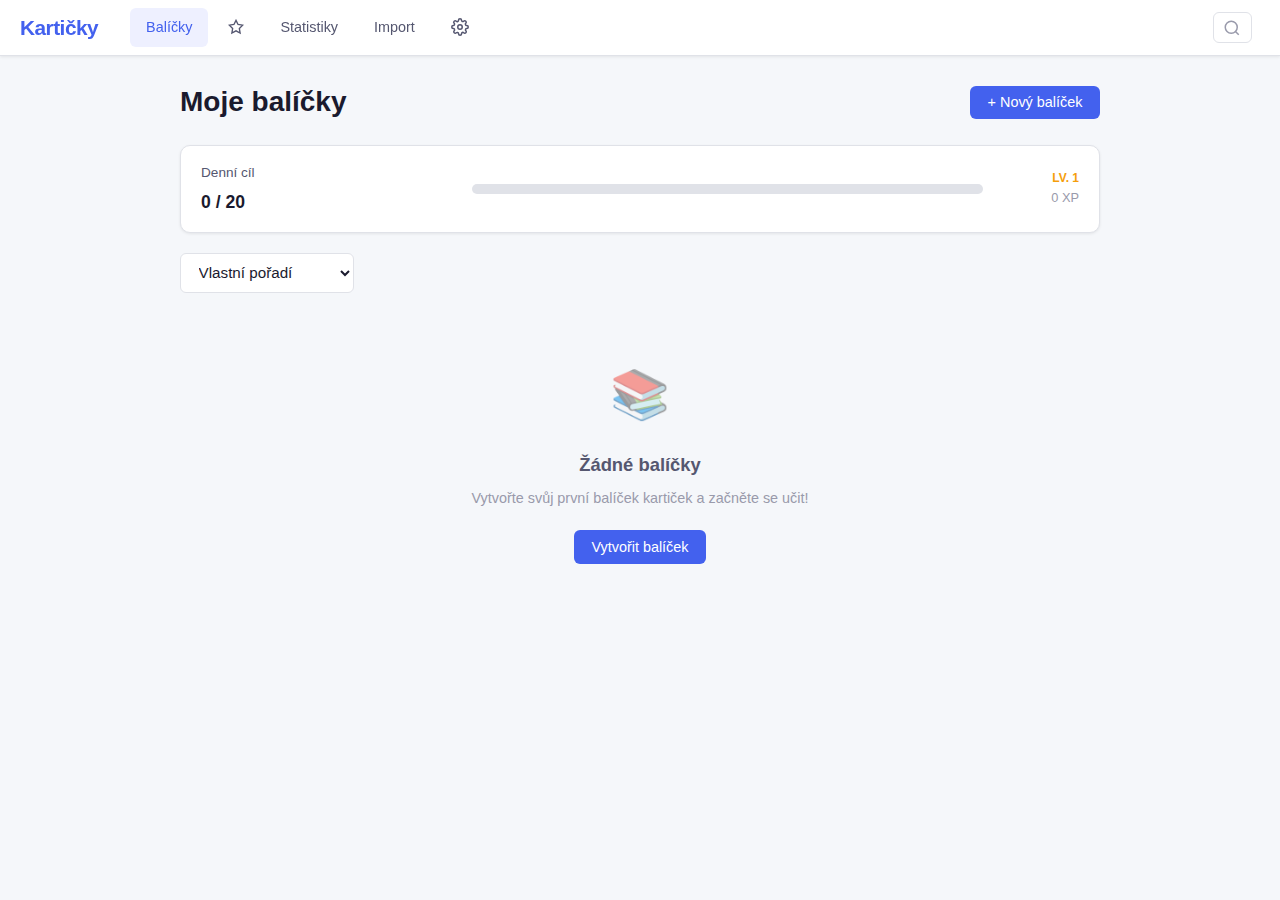
<file: index.html>
<!DOCTYPE html>
<html lang="cs">
<head>
  <meta charset="UTF-8">
  <meta name="viewport" content="width=device-width, initial-scale=1.0">
  <meta name="theme-color" content="#4361ee">
  <meta name="description" content="Aplikace pro učení s kartičkami a rozloženým opakováním">
  <link rel="manifest" href="manifest.json">
  <link rel="apple-touch-icon" href="icon-192.png">
  <title>Kartičky – Učení s rozloženým opakováním</title>
  <link rel="stylesheet" href="style.css">
</head>
<body>
  <nav id="main-nav">
    <div class="nav-brand" onclick="App.navigate('#decks')">Kartičky</div>
    <div class="nav-links" id="nav-links">
      <a href="#decks" class="nav-link active" data-view="decks">Balíčky</a>
      <a href="#favorites" class="nav-link" data-view="favorites">
        <svg width="16" height="16" viewBox="0 0 24 24" fill="none" stroke="currentColor" stroke-width="2"><polygon points="12 2 15.09 8.26 22 9.27 17 14.14 18.18 21.02 12 17.77 5.82 21.02 7 14.14 2 9.27 8.91 8.26 12 2"/></svg>
      </a>
      <a href="#stats" class="nav-link" data-view="stats">Statistiky</a>
      <a href="#import" class="nav-link" data-view="import">Import</a>
      <a href="#settings" class="nav-link" data-view="settings">
        <svg width="18" height="18" viewBox="0 0 24 24" fill="none" stroke="currentColor" stroke-width="2" stroke-linecap="round" stroke-linejoin="round"><circle cx="12" cy="12" r="3"/><path d="M19.4 15a1.65 1.65 0 0 0 .33 1.82l.06.06a2 2 0 1 1-2.83 2.83l-.06-.06a1.65 1.65 0 0 0-1.82-.33 1.65 1.65 0 0 0-1 1.51V21a2 2 0 0 1-4 0v-.09A1.65 1.65 0 0 0 9 19.4a1.65 1.65 0 0 0-1.82.33l-.06.06a2 2 0 1 1-2.83-2.83l.06-.06A1.65 1.65 0 0 0 4.68 15a1.65 1.65 0 0 0-1.51-1H3a2 2 0 0 1 0-4h.09A1.65 1.65 0 0 0 4.6 9a1.65 1.65 0 0 0-.33-1.82l-.06-.06a2 2 0 1 1 2.83-2.83l.06.06A1.65 1.65 0 0 0 9 4.68a1.65 1.65 0 0 0 1-1.51V3a2 2 0 0 1 4 0v.09a1.65 1.65 0 0 0 1 1.51 1.65 1.65 0 0 0 1.82-.33l.06-.06a2 2 0 1 1 2.83 2.83l-.06.06A1.65 1.65 0 0 0 19.32 9a1.65 1.65 0 0 0 1.51 1H21a2 2 0 0 1 0 4h-.09a1.65 1.65 0 0 0-1.51 1z"/></svg>
      </a>
    </div>
    <button class="nav-search-btn" onclick="App.showGlobalSearch()" title="Hledat (Ctrl+K)">
      <svg width="18" height="18" viewBox="0 0 24 24" fill="none" stroke="currentColor" stroke-width="2"><circle cx="11" cy="11" r="8"/><line x1="21" y1="21" x2="16.65" y2="16.65"/></svg>
    </button>
    <button class="nav-hamburger" id="nav-toggle" onclick="App.toggleNav()">&#9776;</button>
  </nav>

  <main id="app">
    <section class="view active" id="view-decks"></section>
    <section class="view" id="view-deck-detail"></section>
    <section class="view" id="view-card-edit"></section>
    <section class="view" id="view-study"></section>
    <section class="view" id="view-quiz"></section>
    <section class="view" id="view-quiz-active"></section>
    <section class="view" id="view-quiz-results"></section>
    <section class="view" id="view-stats"></section>
    <section class="view" id="view-import"></section>
    <section class="view" id="view-settings"></section>
    <section class="view" id="view-favorites"></section>
    <section class="view" id="view-share"></section>
    <section class="view" id="view-match"></section>
  </main>

  <div id="modal-overlay" class="modal-overlay hidden">
    <div class="modal-content" id="modal-content"></div>
  </div>

  <div id="search-overlay" class="search-overlay hidden">
    <div class="search-dialog">
      <div class="search-input-wrapper">
        <svg width="18" height="18" viewBox="0 0 24 24" fill="none" stroke="currentColor" stroke-width="2"><circle cx="11" cy="11" r="8"/><line x1="21" y1="21" x2="16.65" y2="16.65"/></svg>
        <input class="search-input" id="global-search-input" placeholder="Hledat v kartičkách..." autocomplete="off">
        <kbd class="search-kbd">Esc</kbd>
      </div>
      <div class="search-results" id="global-search-results"></div>
    </div>
  </div>

  <div id="toast-container"></div>

  <script src="srs.js"></script>
  <script src="app.js"></script>
</body>
</html>
</file>
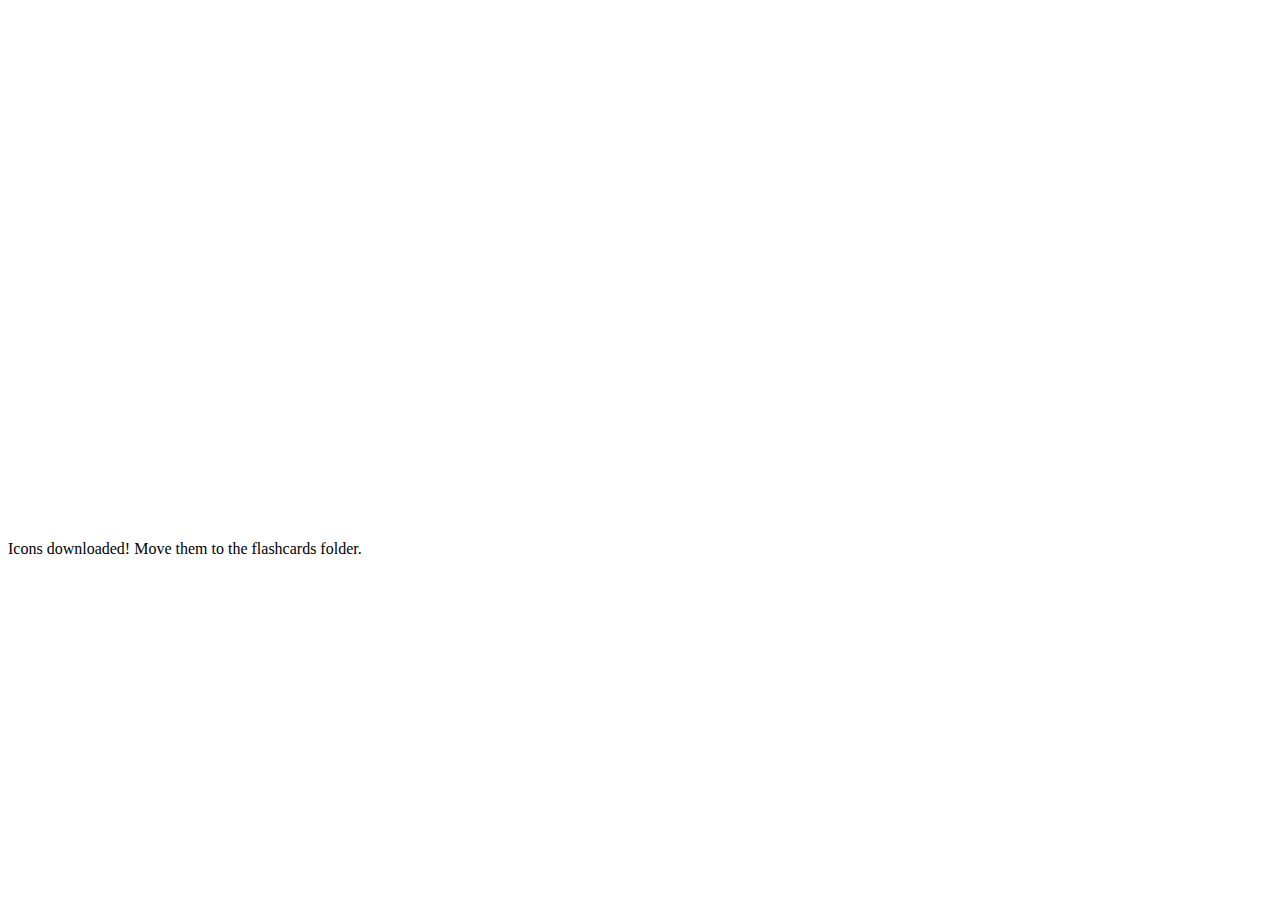
<file: generate-icons.html>
<!DOCTYPE html>
<html><body>
<canvas id="c192" width="192" height="192"></canvas>
<canvas id="c512" width="512" height="512"></canvas>
<script>
function drawIcon(canvas) {
  const ctx = canvas.getContext('2d');
  const s = canvas.width;
  // Background
  ctx.fillStyle = '#4361ee';
  ctx.beginPath();
  ctx.roundRect(0, 0, s, s, s * 0.15);
  ctx.fill();
  // Card shape
  const m = s * 0.2;
  ctx.fillStyle = '#ffffff';
  ctx.beginPath();
  ctx.roundRect(m, m * 0.8, s - m * 2, s - m * 1.6, s * 0.05);
  ctx.fill();
  // Lines on card
  ctx.fillStyle = '#4361ee';
  const lh = s * 0.04;
  ctx.fillRect(m * 1.4, m * 1.5, s * 0.4, lh);
  ctx.fillStyle = '#c0c8ff';
  ctx.fillRect(m * 1.4, m * 1.5 + lh * 2, s * 0.55, lh);
  ctx.fillRect(m * 1.4, m * 1.5 + lh * 4, s * 0.35, lh);
  // Download links
  canvas.toBlob(blob => {
    const a = document.createElement('a');
    a.href = URL.createObjectURL(blob);
    a.download = `icon-${s}.png`;
    a.click();
  });
}
drawIcon(document.getElementById('c192'));
drawIcon(document.getElementById('c512'));
document.body.innerHTML += '<p>Icons downloaded! Move them to the flashcards folder.</p>';
</script>
</body></html>
</file>
<file: style.css>
/* === Reset & Base === */
*, *::before, *::after { box-sizing: border-box; margin: 0; padding: 0; }

:root {
  --bg-primary: #ffffff;
  --bg-secondary: #f5f7fa;
  --bg-card: #ffffff;
  --bg-input: #ffffff;
  --text-primary: #1a1a2e;
  --text-secondary: #555770;
  --text-muted: #999aab;
  --border: #e0e2e8;
  --accent: #4361ee;
  --accent-hover: #3651d4;
  --accent-light: #eef0ff;
  --success: #10b981;
  --success-light: #ecfdf5;
  --warning: #f59e0b;
  --warning-light: #fffbeb;
  --danger: #ef4444;
  --danger-light: #fef2f2;
  --shadow-sm: 0 1px 3px rgba(0,0,0,0.08);
  --shadow-md: 0 4px 12px rgba(0,0,0,0.1);
  --shadow-lg: 0 8px 24px rgba(0,0,0,0.12);
  --radius: 10px;
  --radius-sm: 6px;
  --nav-height: 56px;
  --transition: 0.2s ease;
}

body.dark {
  --bg-primary: #0f0f1a;
  --bg-secondary: #1a1a2e;
  --bg-card: #1e1e32;
  --bg-input: #252540;
  --text-primary: #e8e8f0;
  --text-secondary: #a0a0b8;
  --text-muted: #666680;
  --border: #2e2e48;
  --accent: #6c7eff;
  --accent-hover: #8b99ff;
  --accent-light: #1e1e3a;
  --success: #34d399;
  --success-light: #0f2a1f;
  --warning: #fbbf24;
  --warning-light: #2a2210;
  --danger: #f87171;
  --danger-light: #2a1010;
  --shadow-sm: 0 1px 3px rgba(0,0,0,0.3);
  --shadow-md: 0 4px 12px rgba(0,0,0,0.4);
  --shadow-lg: 0 8px 24px rgba(0,0,0,0.5);
}

html { font-size: 16px; }
body {
  font-family: -apple-system, BlinkMacSystemFont, 'Segoe UI', Roboto, sans-serif;
  background: var(--bg-secondary);
  color: var(--text-primary);
  line-height: 1.6;
  min-height: 100vh;
}

/* === Typography === */
h1 { font-size: 1.75rem; font-weight: 700; }
h2 { font-size: 1.4rem; font-weight: 600; }
h3 { font-size: 1.15rem; font-weight: 600; }
a { color: var(--accent); text-decoration: none; }

/* === Navigation === */
#main-nav {
  position: fixed;
  top: 0;
  left: 0;
  right: 0;
  height: var(--nav-height);
  background: var(--bg-card);
  border-bottom: 1px solid var(--border);
  display: flex;
  align-items: center;
  padding: 0 1.25rem;
  z-index: 100;
  box-shadow: var(--shadow-sm);
}

.nav-brand {
  font-size: 1.3rem;
  font-weight: 700;
  color: var(--accent);
  cursor: pointer;
  margin-right: 2rem;
  letter-spacing: -0.5px;
}

.nav-links {
  display: flex;
  align-items: center;
  gap: 0.25rem;
}

.nav-link {
  padding: 0.5rem 1rem;
  border-radius: var(--radius-sm);
  color: var(--text-secondary);
  font-weight: 500;
  font-size: 0.9rem;
  transition: background var(--transition), color var(--transition);
  display: flex;
  align-items: center;
  gap: 0.4rem;
}

.nav-link:hover { background: var(--bg-secondary); color: var(--text-primary); }
.nav-link.active { background: var(--accent-light); color: var(--accent); }
.nav-link svg { vertical-align: middle; }

.nav-search-btn {
  background: none;
  border: 1px solid var(--border);
  border-radius: var(--radius-sm);
  padding: 0.35rem 0.6rem;
  cursor: pointer;
  color: var(--text-muted);
  margin-left: auto;
  margin-right: 0.5rem;
  display: flex;
  align-items: center;
  transition: border-color var(--transition), color var(--transition);
}
.nav-search-btn:hover { border-color: var(--accent); color: var(--accent); }

.nav-hamburger {
  display: none;
  background: none;
  border: none;
  font-size: 1.5rem;
  color: var(--text-primary);
  cursor: pointer;
  padding: 0.25rem;
}

/* === Layout === */
#app {
  max-width: 960px;
  margin: 0 auto;
  padding: calc(var(--nav-height) + 1.5rem) 1.25rem 2rem;
}

.view { display: none; }
.view.active { display: block; animation: view-enter 0.25s ease; }

@keyframes view-enter {
  from { opacity: 0; transform: translateY(8px); }
  to { opacity: 1; transform: translateY(0); }
}

/* === Buttons === */
.btn {
  display: inline-flex;
  align-items: center;
  justify-content: center;
  gap: 0.4rem;
  padding: 0.55rem 1.1rem;
  border: none;
  border-radius: var(--radius-sm);
  font-size: 0.9rem;
  font-weight: 500;
  cursor: pointer;
  transition: background var(--transition), transform 0.1s;
  font-family: inherit;
}

.btn:active { transform: scale(0.97); }
.btn-primary { background: var(--accent); color: #fff; }
.btn-primary:hover { background: var(--accent-hover); }
.btn-secondary { background: var(--bg-secondary); color: var(--text-primary); border: 1px solid var(--border); }
.btn-secondary:hover { background: var(--border); }
.btn-danger { background: var(--danger); color: #fff; }
.btn-danger:hover { background: #dc2626; }
.btn-success { background: var(--success); color: #fff; }
.btn-success:hover { background: #059669; }
.btn-warning { background: var(--warning); color: #fff; }
.btn-warning:hover { background: #d97706; }
.btn-sm { padding: 0.35rem 0.75rem; font-size: 0.82rem; }
.btn-lg { padding: 0.75rem 1.5rem; font-size: 1rem; }
.btn-block { width: 100%; }
.btn:disabled { opacity: 0.5; cursor: not-allowed; }
.btn-icon {
  background: none;
  border: none;
  padding: 0.3rem;
  cursor: pointer;
  color: var(--text-muted);
  border-radius: var(--radius-sm);
  transition: color var(--transition), background var(--transition);
  display: inline-flex;
  align-items: center;
}
.btn-icon:hover { color: var(--text-primary); background: var(--bg-secondary); }

/* === Inputs === */
.input, .textarea, .select {
  width: 100%;
  padding: 0.6rem 0.85rem;
  border: 1px solid var(--border);
  border-radius: var(--radius-sm);
  font-size: 0.95rem;
  font-family: inherit;
  background: var(--bg-input);
  color: var(--text-primary);
  transition: border-color var(--transition), box-shadow var(--transition);
}

.input:focus, .textarea:focus, .select:focus {
  outline: none;
  border-color: var(--accent);
  box-shadow: 0 0 0 3px rgba(67, 97, 238, 0.15);
}

.textarea { resize: vertical; min-height: 80px; }
.form-group { margin-bottom: 1rem; }
.form-label {
  display: block;
  margin-bottom: 0.35rem;
  font-weight: 500;
  font-size: 0.9rem;
  color: var(--text-secondary);
}

/* === Cards (UI components) === */
.card {
  background: var(--bg-card);
  border: 1px solid var(--border);
  border-radius: var(--radius);
  padding: 1.25rem;
  box-shadow: var(--shadow-sm);
  transition: box-shadow var(--transition), transform var(--transition);
}

.card:hover { box-shadow: var(--shadow-md); }
.card-clickable { cursor: pointer; }
.card-clickable:hover { transform: translateY(-2px); }

/* === Deck Grid === */
.deck-grid {
  display: grid;
  grid-template-columns: repeat(auto-fill, minmax(280px, 1fr));
  gap: 1rem;
}

.deck-card {
  position: relative;
  overflow: hidden;
  animation: card-stagger 0.3s ease backwards;
}
.deck-card:nth-child(1) { animation-delay: 0.03s; }
.deck-card:nth-child(2) { animation-delay: 0.06s; }
.deck-card:nth-child(3) { animation-delay: 0.09s; }
.deck-card:nth-child(4) { animation-delay: 0.12s; }
.deck-card:nth-child(5) { animation-delay: 0.15s; }
.deck-card:nth-child(6) { animation-delay: 0.18s; }

@keyframes card-stagger {
  from { opacity: 0; transform: translateY(12px); }
  to { opacity: 1; transform: translateY(0); }
}

.deck-card .deck-accent {
  position: absolute;
  top: 0;
  left: 0;
  right: 0;
  height: 4px;
}

.deck-card .deck-name {
  font-size: 1.1rem;
  font-weight: 600;
  margin-top: 0.5rem;
  margin-bottom: 0.35rem;
}

.deck-card .deck-desc {
  font-size: 0.85rem;
  color: var(--text-secondary);
  margin-bottom: 0.75rem;
  display: -webkit-box;
  -webkit-line-clamp: 2;
  -webkit-box-orient: vertical;
  overflow: hidden;
}

.deck-card .deck-meta {
  display: flex;
  justify-content: space-between;
  align-items: center;
  font-size: 0.82rem;
  color: var(--text-muted);
}

.deck-card .deck-actions {
  display: flex;
  gap: 0.5rem;
  margin-top: 0.75rem;
  flex-wrap: wrap;
}

.deck-due-badge {
  display: inline-flex;
  align-items: center;
  gap: 0.3rem;
  background: var(--accent-light);
  color: var(--accent);
  padding: 0.2rem 0.6rem;
  border-radius: 20px;
  font-size: 0.8rem;
  font-weight: 600;
}

/* Deck drag and drop */
.deck-card.dragging { opacity: 0.4; }
.deck-card.drag-over { border-top: 3px solid var(--accent); }
.deck-sort-bar {
  display: flex;
  align-items: center;
  gap: 0.75rem;
  margin-bottom: 1rem;
}
.deck-sort-bar .select { width: auto; min-width: 160px; }
.deck-reorder-btns {
  display: flex;
  flex-direction: column;
  gap: 2px;
  margin-left: auto;
}
.deck-reorder-btn {
  background: none;
  border: 1px solid var(--border);
  border-radius: 3px;
  cursor: pointer;
  color: var(--text-muted);
  font-size: 0.7rem;
  padding: 0 0.3rem;
  line-height: 1.2;
}
.deck-reorder-btn:hover { background: var(--bg-secondary); color: var(--text-primary); }

/* === Page Header === */
.page-header {
  display: flex;
  justify-content: space-between;
  align-items: center;
  margin-bottom: 1.25rem;
  flex-wrap: wrap;
  gap: 0.75rem;
}

.page-header h1 { margin: 0; }

.header-actions {
  display: flex;
  gap: 0.5rem;
  flex-wrap: wrap;
}

/* === Daily Goal Widget === */
.daily-goal-widget {
  background: var(--bg-card);
  border: 1px solid var(--border);
  border-radius: var(--radius);
  padding: 1rem 1.25rem;
  margin-bottom: 1.25rem;
  display: flex;
  align-items: center;
  gap: 1rem;
  box-shadow: var(--shadow-sm);
}
.daily-goal-info { flex: 1; }
.daily-goal-info .goal-title {
  font-size: 0.85rem;
  color: var(--text-secondary);
  margin-bottom: 0.25rem;
}
.daily-goal-info .goal-numbers {
  font-size: 1.1rem;
  font-weight: 700;
}
.daily-goal-bar {
  flex: 2;
  height: 10px;
  background: var(--border);
  border-radius: 5px;
  overflow: hidden;
}
.daily-goal-fill {
  height: 100%;
  border-radius: 5px;
  transition: width 0.5s ease;
  background: var(--accent);
}
.daily-goal-fill.complete { background: var(--success); }
.daily-goal-xp {
  text-align: right;
  min-width: 80px;
}
.daily-goal-xp .xp-level {
  font-size: 0.75rem;
  font-weight: 600;
  color: var(--warning);
  text-transform: uppercase;
}
.daily-goal-xp .xp-amount {
  font-size: 0.8rem;
  color: var(--text-muted);
}

/* === Card List (browse) === */
.card-list { display: flex; flex-direction: column; gap: 0.5rem; }

.card-list-item {
  display: flex;
  align-items: center;
  padding: 0.75rem 1rem;
  background: var(--bg-card);
  border: 1px solid var(--border);
  border-radius: var(--radius-sm);
  cursor: pointer;
  transition: background var(--transition);
  gap: 0.75rem;
}

.card-list-item:hover { background: var(--bg-secondary); }

.card-list-item .card-front-text {
  flex: 1;
  font-weight: 500;
  white-space: nowrap;
  overflow: hidden;
  text-overflow: ellipsis;
}

.card-list-item .card-tags {
  display: flex;
  gap: 0.3rem;
  flex-shrink: 0;
}

.tag {
  display: inline-block;
  padding: 0.15rem 0.5rem;
  border-radius: 20px;
  font-size: 0.72rem;
  font-weight: 500;
  background: var(--accent-light);
  color: var(--accent);
}

.tag-filter { cursor: pointer; }
.tag-filter.active { background: var(--accent); color: #fff; }

.status-badge {
  font-size: 0.72rem;
  font-weight: 600;
  padding: 0.15rem 0.5rem;
  border-radius: 20px;
  flex-shrink: 0;
}

.status-new { background: var(--accent-light); color: var(--accent); }
.status-learning { background: var(--warning-light); color: var(--warning); }
.status-review { background: var(--success-light); color: var(--success); }
.status-suspended { background: var(--bg-secondary); color: var(--text-muted); }

/* === Leech badge === */
.leech-badge {
  display: inline-flex;
  align-items: center;
  gap: 0.2rem;
  padding: 0.1rem 0.4rem;
  border-radius: 20px;
  font-size: 0.68rem;
  font-weight: 600;
  background: var(--danger-light);
  color: var(--danger);
  flex-shrink: 0;
}

/* === Favorite star === */
.favorite-btn {
  background: none;
  border: none;
  cursor: pointer;
  font-size: 1.1rem;
  padding: 0.15rem;
  color: var(--text-muted);
  transition: color var(--transition), transform 0.15s;
  flex-shrink: 0;
}
.favorite-btn:hover { transform: scale(1.2); }
.favorite-btn.active { color: #f59e0b; }

/* === Search Bar === */
.search-bar {
  display: flex;
  gap: 0.5rem;
  margin-bottom: 1rem;
}

.search-bar .input { flex: 1; }

.tag-filters {
  display: flex;
  flex-wrap: wrap;
  gap: 0.35rem;
  margin-bottom: 1rem;
}

/* === Global Search Overlay === */
.search-overlay {
  position: fixed;
  inset: 0;
  background: rgba(0,0,0,0.5);
  z-index: 250;
  display: flex;
  align-items: flex-start;
  justify-content: center;
  padding-top: 15vh;
}
.search-overlay.hidden { display: none; }
.search-dialog {
  background: var(--bg-card);
  border: 1px solid var(--border);
  border-radius: var(--radius);
  width: 100%;
  max-width: 560px;
  box-shadow: var(--shadow-lg);
  overflow: hidden;
}
.search-input-wrapper {
  display: flex;
  align-items: center;
  gap: 0.75rem;
  padding: 0.85rem 1.25rem;
  border-bottom: 1px solid var(--border);
}
.search-input-wrapper svg { flex-shrink: 0; color: var(--text-muted); }
.search-input {
  flex: 1;
  border: none;
  background: none;
  font-size: 1rem;
  font-family: inherit;
  color: var(--text-primary);
  outline: none;
}
.search-kbd {
  font-size: 0.7rem;
  padding: 0.15rem 0.4rem;
  border: 1px solid var(--border);
  border-radius: 3px;
  color: var(--text-muted);
  background: var(--bg-secondary);
}
.search-results {
  max-height: 400px;
  overflow-y: auto;
}
.search-result-item {
  display: flex;
  align-items: center;
  gap: 0.75rem;
  padding: 0.65rem 1.25rem;
  cursor: pointer;
  transition: background var(--transition);
}
.search-result-item:hover { background: var(--bg-secondary); }
.search-result-item .result-text { flex: 1; overflow: hidden; }
.search-result-item .result-front {
  font-weight: 500;
  white-space: nowrap;
  overflow: hidden;
  text-overflow: ellipsis;
}
.search-result-item .result-back {
  font-size: 0.8rem;
  color: var(--text-muted);
  white-space: nowrap;
  overflow: hidden;
  text-overflow: ellipsis;
}
.search-result-item .result-deck {
  font-size: 0.72rem;
  padding: 0.15rem 0.5rem;
  border-radius: 20px;
  background: var(--bg-secondary);
  color: var(--text-secondary);
  flex-shrink: 0;
}
.search-empty {
  padding: 2rem;
  text-align: center;
  color: var(--text-muted);
  font-size: 0.9rem;
}

/* === Flashcard Study === */
.study-progress {
  display: flex;
  justify-content: space-between;
  align-items: center;
  margin-bottom: 1rem;
  font-size: 0.9rem;
  color: var(--text-secondary);
}

.progress-bar-container {
  width: 100%;
  height: 6px;
  background: var(--border);
  border-radius: 3px;
  overflow: hidden;
  margin-bottom: 1.25rem;
}

.progress-bar {
  height: 100%;
  background: var(--accent);
  border-radius: 3px;
  transition: width 0.4s ease;
}

.flashcard-container {
  perspective: 1200px;
  max-width: 600px;
  margin: 0 auto 1.5rem;
  min-height: 280px;
}

.flashcard {
  position: relative;
  width: 100%;
  min-height: 280px;
  cursor: pointer;
  transform-style: preserve-3d;
  transition: transform 0.5s ease;
}

.flashcard.flipped { transform: rotateY(180deg); }

.flashcard-face {
  position: absolute;
  inset: 0;
  backface-visibility: hidden;
  display: flex;
  align-items: center;
  justify-content: center;
  padding: 2rem;
  background: var(--bg-card);
  border: 2px solid var(--border);
  border-radius: var(--radius);
  box-shadow: var(--shadow-md);
  font-size: 1.15rem;
  text-align: center;
  line-height: 1.7;
  word-break: break-word;
}

.flashcard-front { z-index: 2; }

.flashcard-back {
  transform: rotateY(180deg);
  background: var(--accent-light);
  border-color: var(--accent);
}

.flashcard-label {
  position: absolute;
  top: 0.75rem;
  left: 1rem;
  font-size: 0.72rem;
  font-weight: 600;
  text-transform: uppercase;
  letter-spacing: 0.5px;
  color: var(--text-muted);
}

.flashcard-tts {
  position: absolute;
  top: 0.6rem;
  right: 0.75rem;
  background: none;
  border: none;
  cursor: pointer;
  color: var(--text-muted);
  padding: 0.25rem;
  border-radius: var(--radius-sm);
  transition: color var(--transition), background var(--transition);
}
.flashcard-tts:hover { color: var(--accent); background: var(--bg-secondary); }

.flip-hint {
  text-align: center;
  color: var(--text-muted);
  font-size: 0.85rem;
  margin-bottom: 1rem;
}

.hint-container {
  text-align: center;
  margin-bottom: 1rem;
}
.hint-text {
  display: inline-block;
  padding: 0.5rem 1rem;
  background: var(--warning-light);
  color: var(--warning);
  border-radius: var(--radius-sm);
  font-size: 0.9rem;
  margin-top: 0.5rem;
}

.cram-indicator {
  display: inline-flex;
  align-items: center;
  gap: 0.3rem;
  padding: 0.2rem 0.6rem;
  background: var(--warning-light);
  color: var(--warning);
  border-radius: 20px;
  font-size: 0.75rem;
  font-weight: 600;
}

.restudy-indicator {
  display: inline-flex;
  align-items: center;
  gap: 0.3rem;
  padding: 0.2rem 0.6rem;
  background: var(--danger-light);
  color: var(--danger);
  border-radius: 20px;
  font-size: 0.75rem;
  font-weight: 600;
}

/* === Speed Round === */
.speed-timer-container {
  width: 100%;
  height: 8px;
  background: var(--border);
  border-radius: 4px;
  overflow: hidden;
  margin-bottom: 1rem;
}
.speed-timer-bar {
  height: 100%;
  border-radius: 4px;
  background: var(--accent);
  transition: width 1s linear;
}
.speed-timer-bar.danger {
  background: var(--danger);
}
.speed-info {
  display: flex;
  justify-content: space-between;
  align-items: center;
  margin-bottom: 0.5rem;
  font-size: 0.85rem;
}
.speed-time-text {
  font-weight: 700;
  font-size: 1.1rem;
}

/* === Match Game === */
.match-board {
  display: grid;
  grid-template-columns: 1fr 1fr;
  gap: 1.5rem;
}
.match-column {
  display: flex;
  flex-direction: column;
  gap: 0.5rem;
}
.match-card {
  padding: 0.75rem 1rem;
  background: var(--bg-card);
  border: 2px solid var(--border);
  border-radius: var(--radius-sm);
  cursor: pointer;
  transition: all var(--transition);
  text-align: center;
  font-size: 0.9rem;
  min-height: 48px;
  display: flex;
  align-items: center;
  justify-content: center;
  word-break: break-word;
}
.match-card:hover { border-color: var(--accent); }
.match-card.selected { border-color: var(--accent); background: var(--accent-light); box-shadow: 0 0 0 3px rgba(67,97,238,0.2); }
.match-card.matched {
  opacity: 0.3;
  border-color: var(--success);
  background: var(--success-light);
  cursor: default;
  pointer-events: none;
}
.match-card.incorrect {
  border-color: var(--danger);
  background: var(--danger-light);
  animation: shake 0.4s ease;
}
@keyframes shake {
  0%, 100% { transform: translateX(0); }
  20% { transform: translateX(-5px); }
  40% { transform: translateX(5px); }
  60% { transform: translateX(-3px); }
  80% { transform: translateX(3px); }
}
.match-errors {
  font-size: 0.9rem;
  color: var(--text-muted);
}

/* === Markdown on cards === */
.flashcard-face .md-content { text-align: left; width: 100%; }
.flashcard-face .md-content h1, .flashcard-face .md-content h2, .flashcard-face .md-content h3 { margin: 0.4rem 0; }
.flashcard-face .md-content strong { font-weight: 700; }
.flashcard-face .md-content em { font-style: italic; }
.flashcard-face .md-content code {
  background: var(--bg-secondary);
  padding: 0.1rem 0.35rem;
  border-radius: 3px;
  font-size: 0.88em;
  font-family: 'Consolas', 'Monaco', monospace;
}
.flashcard-face .md-content pre {
  background: var(--bg-secondary);
  padding: 0.6rem 0.85rem;
  border-radius: var(--radius-sm);
  overflow-x: auto;
  text-align: left;
  margin: 0.5rem 0;
  font-size: 0.85em;
}
.flashcard-face .md-content pre code { background: none; padding: 0; }
.flashcard-face .md-content ul, .flashcard-face .md-content ol { text-align: left; padding-left: 1.5rem; margin: 0.3rem 0; }
.flashcard-face .md-content li { margin: 0.15rem 0; }
.flashcard-face .md-content blockquote {
  border-left: 3px solid var(--accent);
  padding-left: 0.75rem;
  color: var(--text-secondary);
  margin: 0.4rem 0;
}

/* Also for quiz */
.quiz-md .md-content { text-align: left; }
.quiz-md .md-content code { background: var(--bg-secondary); padding: 0.1rem 0.35rem; border-radius: 3px; font-family: monospace; }

/* === Rating Buttons === */
.rating-buttons {
  display: flex;
  justify-content: center;
  gap: 0.5rem;
  flex-wrap: wrap;
}

.rating-btn {
  display: flex;
  flex-direction: column;
  align-items: center;
  padding: 0.6rem 1rem;
  border: 2px solid;
  border-radius: var(--radius-sm);
  cursor: pointer;
  font-family: inherit;
  font-weight: 600;
  font-size: 0.85rem;
  transition: transform 0.1s, box-shadow var(--transition);
  background: var(--bg-card);
  min-width: 80px;
}

.rating-btn:hover { transform: translateY(-2px); box-shadow: var(--shadow-md); }
.rating-btn:active { transform: scale(0.95); }

.rating-btn .rating-num {
  font-size: 1.3rem;
  line-height: 1;
  margin-bottom: 0.2rem;
}

.rating-btn[data-rating="1"] { border-color: var(--danger); color: var(--danger); }
.rating-btn[data-rating="2"] { border-color: #f97316; color: #f97316; }
.rating-btn[data-rating="3"] { border-color: var(--warning); color: var(--warning); }
.rating-btn[data-rating="4"] { border-color: #84cc16; color: #84cc16; }
.rating-btn[data-rating="5"] { border-color: var(--success); color: var(--success); }

/* === Quiz === */
.quiz-option {
  display: block;
  width: 100%;
  text-align: left;
  padding: 0.85rem 1.1rem;
  margin-bottom: 0.5rem;
  background: var(--bg-card);
  border: 2px solid var(--border);
  border-radius: var(--radius-sm);
  cursor: pointer;
  font-family: inherit;
  font-size: 0.95rem;
  transition: border-color var(--transition), background var(--transition);
}

.quiz-option:hover { border-color: var(--accent); background: var(--accent-light); }
.quiz-option.selected { border-color: var(--accent); background: var(--accent-light); }
.quiz-option.correct { border-color: var(--success); background: var(--success-light); }
.quiz-option.incorrect { border-color: var(--danger); background: var(--danger-light); }
.quiz-option:disabled { cursor: default; opacity: 0.8; }

.quiz-tf-buttons {
  display: flex;
  gap: 1rem;
  justify-content: center;
}

.quiz-tf-buttons .btn { min-width: 120px; }

.quiz-feedback {
  padding: 1rem;
  border-radius: var(--radius-sm);
  margin: 1rem 0;
  font-weight: 500;
}

.quiz-feedback.correct { background: var(--success-light); color: var(--success); }
.quiz-feedback.incorrect { background: var(--danger-light); color: var(--danger); }

.quiz-question-text {
  font-size: 1.2rem;
  font-weight: 600;
  margin-bottom: 1.25rem;
  text-align: center;
}

.quiz-statement {
  font-size: 1.05rem;
  padding: 1rem;
  background: var(--bg-secondary);
  border-radius: var(--radius-sm);
  margin-bottom: 1rem;
  text-align: center;
  font-style: italic;
}

/* === Stats === */
.stats-grid {
  display: grid;
  grid-template-columns: repeat(auto-fit, minmax(180px, 1fr));
  gap: 1rem;
  margin-bottom: 1.5rem;
}

.stat-card {
  text-align: center;
  padding: 1.25rem;
}

.stat-value {
  font-size: 2rem;
  font-weight: 700;
  color: var(--accent);
  line-height: 1.2;
}

.stat-label {
  font-size: 0.82rem;
  color: var(--text-muted);
  text-transform: uppercase;
  letter-spacing: 0.5px;
  margin-top: 0.25rem;
}

.chart-container {
  margin-bottom: 1.5rem;
}

.chart-container h3 { margin-bottom: 0.75rem; }

.chart-container canvas {
  width: 100%;
  height: auto;
  border-radius: var(--radius-sm);
}

/* === Achievements === */
.achievements-grid {
  display: grid;
  grid-template-columns: repeat(auto-fill, minmax(200px, 1fr));
  gap: 0.75rem;
  margin-top: 1rem;
}
.achievement-card {
  display: flex;
  align-items: center;
  gap: 0.75rem;
  padding: 0.85rem;
  background: var(--bg-card);
  border: 1px solid var(--border);
  border-radius: var(--radius-sm);
  transition: box-shadow var(--transition);
}
.achievement-card:hover { box-shadow: var(--shadow-sm); }
.achievement-card.locked { opacity: 0.4; filter: grayscale(1); }
.achievement-card .ach-icon { font-size: 1.5rem; flex-shrink: 0; }
.achievement-card .ach-info { flex: 1; min-width: 0; }
.achievement-card .ach-name { font-weight: 600; font-size: 0.85rem; }
.achievement-card .ach-desc { font-size: 0.75rem; color: var(--text-muted); }
.achievement-card .ach-date { font-size: 0.68rem; color: var(--success); margin-top: 0.15rem; }

/* === Report / Comparison === */
.report-grid {
  display: grid;
  grid-template-columns: repeat(auto-fit, minmax(200px, 1fr));
  gap: 1rem;
  margin-top: 1rem;
}
.report-metric {
  text-align: center;
  padding: 1rem;
  background: var(--bg-card);
  border: 1px solid var(--border);
  border-radius: var(--radius-sm);
}
.report-metric .metric-value { font-size: 1.5rem; font-weight: 700; }
.report-metric .metric-label { font-size: 0.8rem; color: var(--text-muted); text-transform: uppercase; margin-top: 0.2rem; }
.report-metric .metric-trend { font-size: 0.8rem; font-weight: 600; margin-top: 0.25rem; }
.report-metric .metric-trend.up { color: var(--success); }
.report-metric .metric-trend.down { color: var(--danger); }
.report-metric .metric-trend.same { color: var(--text-muted); }

/* === Review History (per card) === */
.review-history { margin-top: 1rem; }
.review-history table { width: 100%; border-collapse: collapse; font-size: 0.82rem; }
.review-history th, .review-history td {
  padding: 0.4rem 0.6rem;
  border-bottom: 1px solid var(--border);
  text-align: left;
}
.review-history th { font-weight: 600; color: var(--text-secondary); }

/* === Import === */
.import-tabs {
  display: flex;
  border-bottom: 2px solid var(--border);
  margin-bottom: 1.25rem;
  flex-wrap: wrap;
}

.import-tab {
  padding: 0.6rem 1.25rem;
  border: none;
  background: none;
  font-family: inherit;
  font-size: 0.9rem;
  font-weight: 500;
  color: var(--text-secondary);
  cursor: pointer;
  border-bottom: 2px solid transparent;
  margin-bottom: -2px;
  transition: color var(--transition), border-color var(--transition);
}

.import-tab:hover { color: var(--text-primary); }
.import-tab.active { color: var(--accent); border-bottom-color: var(--accent); }

.import-preview {
  max-height: 300px;
  overflow-y: auto;
  border: 1px solid var(--border);
  border-radius: var(--radius-sm);
  margin: 1rem 0;
}

.import-preview table {
  width: 100%;
  border-collapse: collapse;
  font-size: 0.85rem;
}

.import-preview th, .import-preview td {
  padding: 0.5rem 0.75rem;
  border-bottom: 1px solid var(--border);
  text-align: left;
}

.import-preview th {
  background: var(--bg-secondary);
  font-weight: 600;
  position: sticky;
  top: 0;
}

/* === Modal === */
.modal-overlay {
  position: fixed;
  inset: 0;
  background: rgba(0,0,0,0.5);
  display: flex;
  align-items: center;
  justify-content: center;
  z-index: 200;
  padding: 1rem;
}

.modal-overlay.hidden { display: none; }

.modal-content {
  background: var(--bg-card);
  border-radius: var(--radius);
  padding: 1.5rem;
  max-width: 480px;
  width: 100%;
  box-shadow: var(--shadow-lg);
}

.modal-content h2 { margin-bottom: 1rem; }
.modal-buttons { display: flex; gap: 0.5rem; justify-content: flex-end; margin-top: 1.25rem; }

/* === Color Picker (deck colors) === */
.color-options {
  display: flex;
  gap: 0.5rem;
  flex-wrap: wrap;
}

.color-option {
  width: 32px;
  height: 32px;
  border-radius: 50%;
  border: 3px solid transparent;
  cursor: pointer;
  transition: transform 0.1s, border-color var(--transition);
}

.color-option:hover { transform: scale(1.15); }
.color-option.selected { border-color: var(--text-primary); }

/* === Empty State === */
.empty-state {
  text-align: center;
  padding: 3rem 1rem;
  color: var(--text-muted);
}

.empty-state-icon {
  font-size: 3rem;
  margin-bottom: 1rem;
  opacity: 0.5;
}

.empty-state h3 {
  color: var(--text-secondary);
  margin-bottom: 0.5rem;
}

.empty-state p {
  margin-bottom: 1.25rem;
  font-size: 0.9rem;
}

/* === Session Summary === */
.session-summary {
  text-align: center;
  padding: 2rem;
}

.session-summary h2 { margin-bottom: 1.5rem; }

.session-stats {
  display: flex;
  justify-content: center;
  gap: 2rem;
  margin-bottom: 1.5rem;
  flex-wrap: wrap;
}

.session-stat { text-align: center; }
.session-stat .stat-value { font-size: 1.5rem; }

/* === Checkbox (bulk select) === */
.checkbox-wrapper {
  display: flex;
  align-items: center;
  flex-shrink: 0;
}

.checkbox-wrapper input[type="checkbox"] {
  width: 18px;
  height: 18px;
  accent-color: var(--accent);
  cursor: pointer;
}

/* === Heatmap === */
.heatmap-grid {
  display: grid;
  grid-template-columns: repeat(13, 1fr);
  gap: 3px;
}

.heatmap-cell {
  aspect-ratio: 1;
  border-radius: 2px;
  background: var(--border);
}

.heatmap-level-1 { background: #9be9a8; }
.heatmap-level-2 { background: #40c463; }
.heatmap-level-3 { background: #30a14e; }
.heatmap-level-4 { background: #216e39; }
body.dark .heatmap-level-1 { background: #0e4429; }
body.dark .heatmap-level-2 { background: #006d32; }
body.dark .heatmap-level-3 { background: #26a641; }
body.dark .heatmap-level-4 { background: #39d353; }

/* === Toast Notifications === */
#toast-container {
  position: fixed;
  bottom: 1.5rem;
  right: 1.5rem;
  z-index: 300;
  display: flex;
  flex-direction: column-reverse;
  gap: 0.5rem;
  pointer-events: none;
}
.toast {
  padding: 0.75rem 1.25rem;
  border-radius: var(--radius-sm);
  background: var(--bg-card);
  border: 1px solid var(--border);
  box-shadow: var(--shadow-md);
  font-size: 0.9rem;
  pointer-events: auto;
  display: flex;
  align-items: center;
  gap: 0.75rem;
  max-width: 400px;
  animation: toast-in 0.3s ease;
}
.toast.toast-exit { animation: toast-out 0.3s ease forwards; }
.toast-success { border-left: 4px solid var(--success); }
.toast-error { border-left: 4px solid var(--danger); }
.toast-info { border-left: 4px solid var(--accent); }
.toast-warning { border-left: 4px solid var(--warning); }
.toast .toast-msg { flex: 1; }
.toast .toast-action {
  background: none;
  border: 1px solid var(--border);
  border-radius: var(--radius-sm);
  padding: 0.25rem 0.6rem;
  cursor: pointer;
  font-family: inherit;
  font-size: 0.82rem;
  font-weight: 600;
  color: var(--accent);
  white-space: nowrap;
  transition: background var(--transition);
}
.toast .toast-action:hover { background: var(--accent-light); }
@keyframes toast-in { from { opacity: 0; transform: translateX(1rem); } to { opacity: 1; transform: translateX(0); } }
@keyframes toast-out { from { opacity: 1; } to { opacity: 0; transform: translateX(1rem); } }

/* === Keyboard Shortcuts Help === */
.shortcuts-grid {
  display: grid;
  grid-template-columns: auto 1fr;
  gap: 0.4rem 1rem;
  font-size: 0.9rem;
}
.shortcuts-grid kbd {
  display: inline-block;
  padding: 0.15rem 0.5rem;
  border: 1px solid var(--border);
  border-radius: 3px;
  background: var(--bg-secondary);
  font-size: 0.82rem;
  font-family: monospace;
  text-align: center;
  min-width: 28px;
}

/* === Share === */
.share-url-box {
  display: flex;
  gap: 0.5rem;
  margin-top: 1rem;
}
.share-url-box .input { font-size: 0.82rem; }

/* === Responsive === */
@media (max-width: 768px) {
  .nav-links {
    display: none;
    position: absolute;
    top: var(--nav-height);
    left: 0;
    right: 0;
    flex-direction: column;
    background: var(--bg-card);
    border-bottom: 1px solid var(--border);
    padding: 0.5rem;
    box-shadow: var(--shadow-md);
  }
  .nav-links.open { display: flex; }
  .nav-hamburger { display: block; }
  .nav-search-btn { margin-left: auto; }
  .deck-grid { grid-template-columns: 1fr; }
  .stats-grid { grid-template-columns: repeat(2, 1fr); }
  .rating-buttons { gap: 0.35rem; }
  .rating-btn { min-width: 60px; padding: 0.5rem 0.6rem; font-size: 0.78rem; }
  .rating-btn .rating-num { font-size: 1.1rem; }
  .daily-goal-widget { flex-wrap: wrap; }
  .achievements-grid { grid-template-columns: 1fr 1fr; }
  .search-dialog { margin: 0 1rem; }
  .match-board { gap: 0.75rem; }
  .match-card { font-size: 0.82rem; padding: 0.6rem 0.75rem; min-height: 40px; }
}

@media (max-width: 480px) {
  #app { padding-left: 0.75rem; padding-right: 0.75rem; }
  h1 { font-size: 1.4rem; }
  .flashcard-face { padding: 1.25rem; font-size: 1rem; }
  .flashcard-container { min-height: 220px; }
  .flashcard { min-height: 220px; }
  .quiz-option { padding: 0.7rem 0.85rem; }
  .stats-grid { grid-template-columns: 1fr 1fr; }
  .page-header { flex-direction: column; align-items: stretch; }
  .header-actions { justify-content: flex-end; }
  .achievements-grid { grid-template-columns: 1fr; }
  .daily-goal-widget { flex-direction: column; text-align: center; }
  .match-board { grid-template-columns: 1fr; }
}

/* === File Upload Drop Zone === */
.file-drop-zone {
  border: 2px dashed var(--border);
  border-radius: var(--radius);
  padding: 2.5rem 1.5rem;
  text-align: center;
  cursor: pointer;
  transition: all 0.2s;
  background: var(--bg);
}
.file-drop-zone:hover, .file-drop-zone.drag-over {
  border-color: var(--primary);
  background: rgba(67, 97, 238, 0.05);
}
.dark .file-drop-zone:hover, .dark .file-drop-zone.drag-over {
  background: rgba(67, 97, 238, 0.12);
}
.file-drop-icon { font-size: 2.5rem; margin-bottom: 0.5rem; }
.file-info {
  display: flex;
  align-items: center;
  gap: 0.5rem;
  padding: 0.5rem 0;
  flex-wrap: wrap;
}
.badge {
  display: inline-block;
  background: var(--primary);
  color: white;
  padding: 0.2rem 0.6rem;
  border-radius: 999px;
  font-size: 0.8rem;
  font-weight: 500;
}

/* === Utility === */
.hidden { display: none !important; }
.mt-1 { margin-top: 0.5rem; }
.mt-2 { margin-top: 1rem; }
.mt-3 { margin-top: 1.5rem; }
.mb-1 { margin-bottom: 0.5rem; }
.mb-2 { margin-bottom: 1rem; }
.text-center { text-align: center; }
.text-muted { color: var(--text-muted); }
.text-sm { font-size: 0.85rem; }
.flex-between { display: flex; justify-content: space-between; align-items: center; }
.gap-1 { gap: 0.5rem; }
</file>
